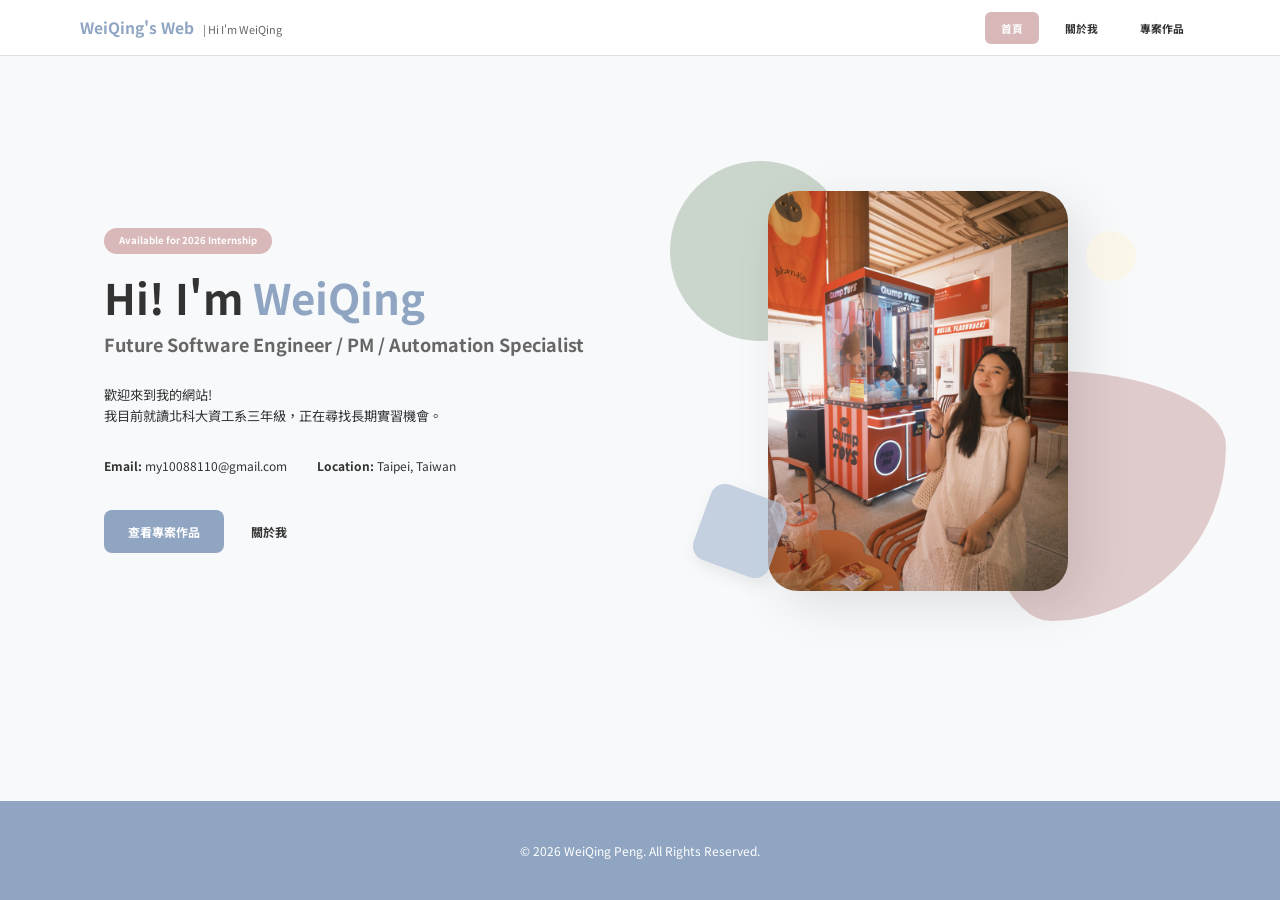
<file: index.html>
<!DOCTYPE html>
<html lang="zh-TW">
<head>
    <meta charset="UTF-8">
    <meta name="viewport" content="width=device-width, initial-scale=1.0">
    <title>WeiQing's Web - 個人首頁</title>
    
    <link href="https://fonts.googleapis.com/css2?family=Merriweather:wght@700&family=Noto+Sans+TC:wght@400;700&display=swap" rel="stylesheet">
    
    <link rel="stylesheet" href="css/style.css">
    
    <style id="giscus-theme-css"></style>
</head>
<body>

    <header>
        <div class="header-container">
            <div class="site-branding">
                <a href="index.html">WeiQing's Web <span class="tagline">| Hi I'm WeiQing</span></a>
            </div>
            
            <nav>
                <ul>
                    <li><a href="index.html" class="active">首頁</a></li>
                    <li><a href="about.html">關於我</a></li>
                    <li><a href="projects.html">專案作品</a></li>
                </ul>
            </nav>
        </div>
    </header>

   <main class="main-container">
    <section class="hero-poster">
        <div class="hero-info">
            <div class="hero-badge">Available for 2026 Internship</div>
            <h1 class="hero-name">Hi! I'm <span class="highlight">WeiQing</span></h1>
            <h2 class="hero-title">Future Software Engineer / PM / Automation Specialist</h2>
            
            <p class="hero-bio">
                歡迎來到我的網站!<br>
                我目前就讀北科大資工系三年級，正在尋找長期實習機會。
            </p>

            <div class="hero-contact">
                <div class="contact-item">
                    <strong>Email:</strong> my10088110@gmail.com
                </div>
                <div class="contact-item">
                    <strong>Location:</strong> Taipei, Taiwan
                </div>
            </div>

            <div class="hero-btns">
                <a href="projects.html" class="btn btn-primary">查看專案作品</a>
                <a href="about.html" class="btn btn-outline">關於我</a>
            </div>
        </div>

        <div class="hero-visual">
            <div class="blob blob-sub-left"></div> 
            <div class="blob blob-sub-right"></div>
            <img src="images/my-photo.jpg" alt="WeiQing" class="hero-img">
            <div class="blob blob-over-left"></div>
            <div class="blob blob-over-right"></div>
        </div>
    </section>
</main>

<footer>
    <div class="footer-container">
        <p>&copy; 2026 WeiQing Peng. All Rights Reserved.</p>
    </div>
</footer>

</body>
</html>
</file>
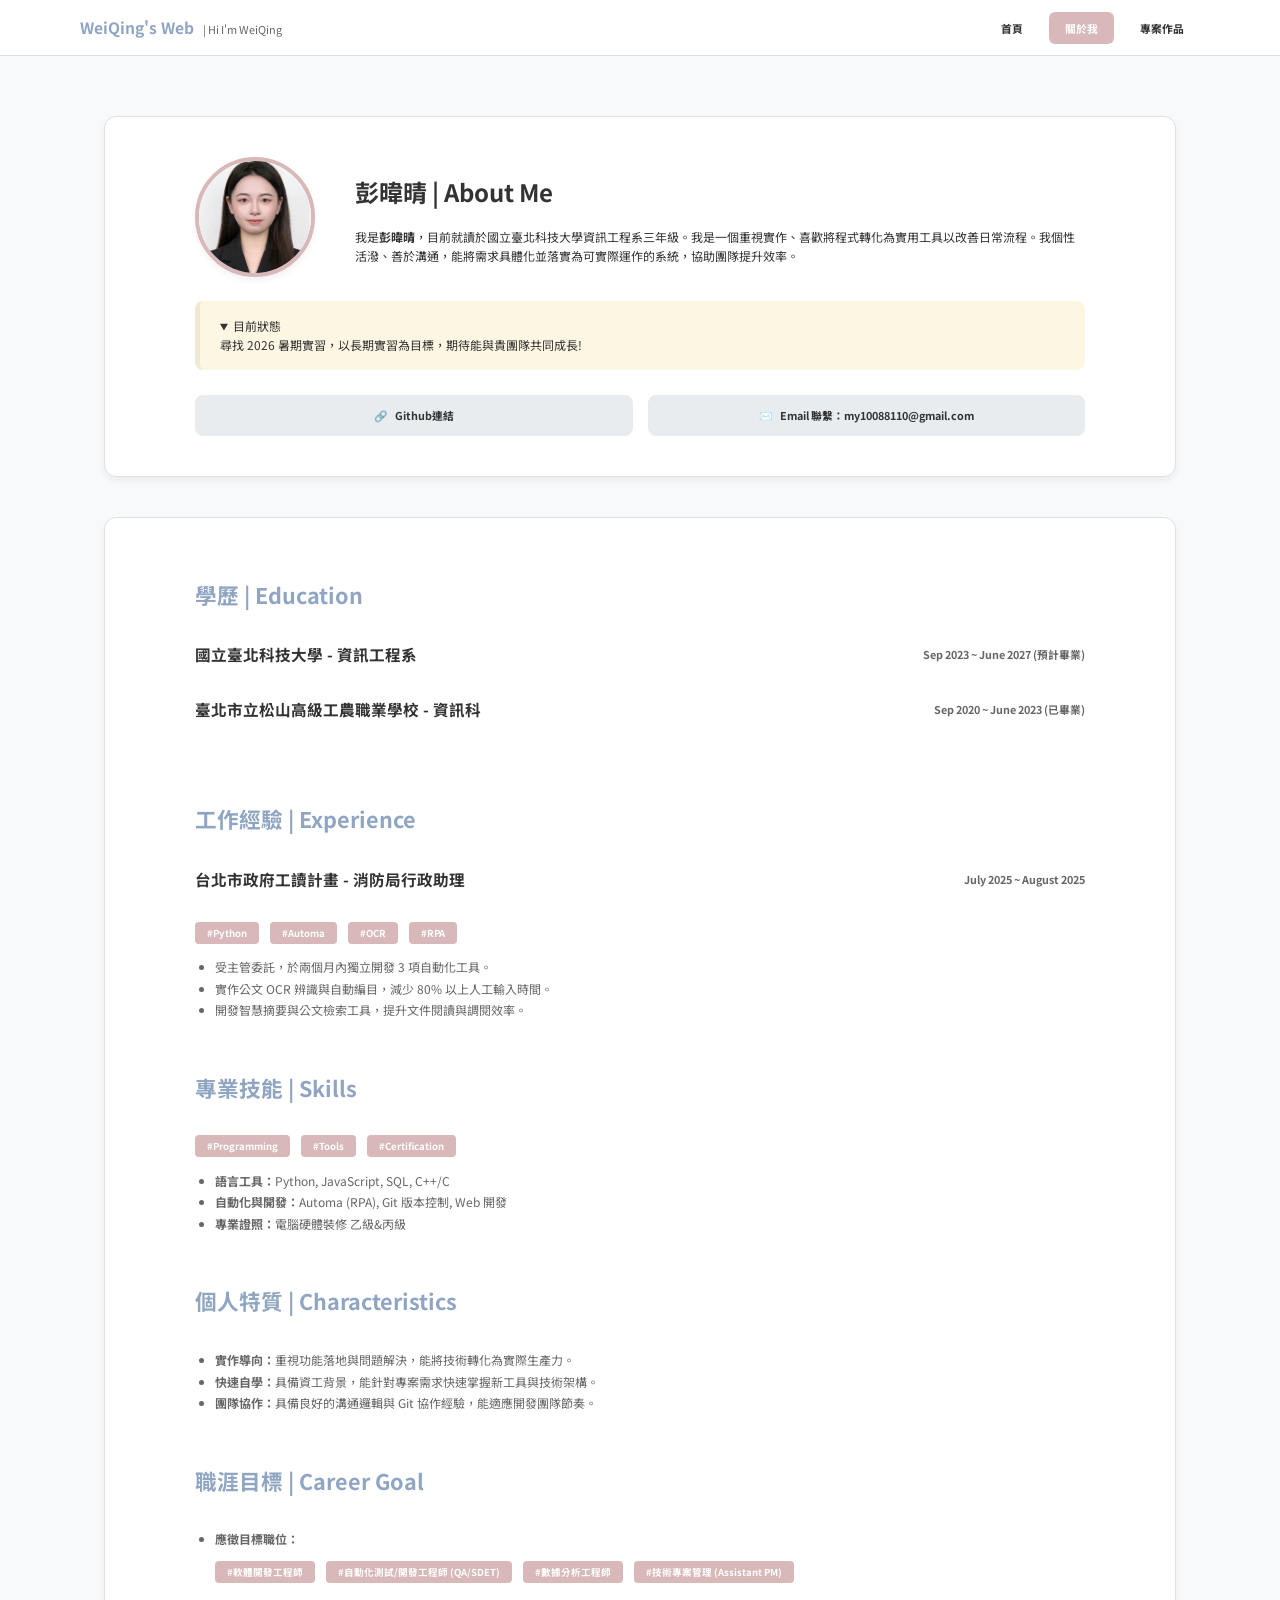
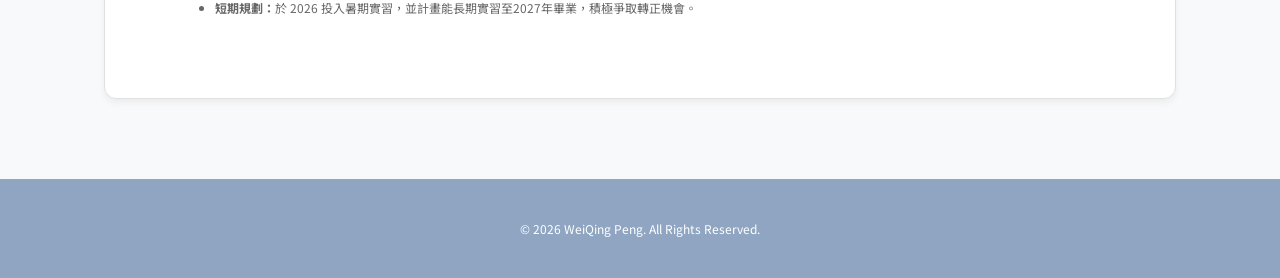
<file: about.html>
<!DOCTYPE html>
<html lang="zh-TW">
<head>
    <meta charset="UTF-8">
    <meta name="viewport" content="width=device-width, initial-scale=1.0">
    <title>About | WeiQing's Web</title>
    <link href="https://fonts.googleapis.com/css2?family=Noto+Sans+TC:wght@400;700&display=swap" rel="stylesheet">
    <link rel="stylesheet" href="css/style.css">
</head>
<body>

    <header>
        <div class="header-container">
            <div class="site-branding">
                <a href="index.html">WeiQing's Web <span class="tagline">| Hi I'm WeiQing</span></a>
            </div>
            <nav>
                <ul>
                    <li><a href="index.html">首頁</a></li>
                    <li><a href="about.html" class="active">關於我</a></li>
                    <li><a href="projects.html">專案作品</a></li>
                </ul>
            </nav>
        </div>
    </header>

    <main class="main-container about-page">
        <div class="breadcrumb"></div>
        <section class="about-hero card">
            <div class="profile-header">
                <div class="profile-image-side">
                    <img src="images/avatar.jpg" class="avatar-small-left">
                </div>
                <div class="profile-text-side">
                    <h2 class="name-title">彭暐晴 | About Me</h2>
                    <p class="intro-text">
                        我是<b>彭暐晴</b>，目前就讀於國立臺北科技大學資訊工程系三年級。我是一個重視實作、喜歡將程式轉化為實用工具以改善日常流程。我個性活潑、善於溝通，能將需求具體化並落實為可實際運作的系統，協助團隊提升效率。
                    </p>
                </div>
            </div>

            <div class="profile-bottom-content">
                <div class="tips-box">
                    <details open>
                        <summary>目前狀態</summary>
                        <p>尋找 2026 暑期實習，以長期實習為目標，期待能與貴團隊共同成長!</p>
                    </details>
                </div>

                <div class="social-links-grid">
                    <a href="https://github.com/Weiwei0604" class="social-btn">
                        <span class="icon">🔗</span> Github連結
                    </a>
                    <a href="mailto:my10088110@gmail.com" class="social-btn" style="cursor: pointer;">
                        <span class="icon">✉️</span> Email 聯繫：my10088110@gmail.com
                    </a>
                </div>
            </div>
        </section>

        <section class="resume-section card">
            <h3 class="section-title">學歷 | Education</h3>
            <div class="experience-list">
                <article class="experience-item">
                    <div class="exp-header">
                        <h4>國立臺北科技大學 - 資訊工程系</h4>
                        <span class="date">Sep 2023 ~ June 2027 (預計畢業)</span>
                    </div>
                    <div class="exp-header">
                        <h4>臺北市立松山高級工農職業學校 - 資訊科</h4>
                        <span class="date">Sep 2020 ~ June 2023 (已畢業)</span>
                    </div>
                    
                </article>
            </div>
            <h3 class="section-title">工作經驗 | Experience</h3>
            <div class="experience-list">
                <article class="experience-item">
                    <div class="exp-header">
                        <h4>台北市政府工讀計畫 - 消防局行政助理</h4>
                        <span class="date">July 2025 ~ August 2025</span>
                    </div>
                    <div class="exp-tags">
                        <span>#Python</span> <span>#Automa</span> <span>#OCR</span> <span>#RPA</span>
                    </div>
                    <ul class="exp-details">
                        <li>受主管委託，於兩個月內獨立開發 3 項自動化工具。</li>
                        <li>實作公文 OCR 辨識與自動編目，減少 80% 以上人工輸入時間。</li>
                        <li>開發智慧摘要與公文檢索工具，提升文件閱讀與調閱效率。</li>
                    </ul>
                </article>
            </div>
            <h3 class="section-title">專業技能 | Skills</h3>
            <div class="experience-list">
                <article class="experience-item">
                    <div class="exp-tags">
                        <span>#Programming</span> <span>#Tools</span> <span>#Certification</span>
                    </div>
                    <ul class="exp-details">
                        <li><strong>語言工具：</strong>Python, JavaScript, SQL, C++/C</li>
                        <li><strong>自動化與開發：</strong>Automa (RPA), Git 版本控制, Web 開發</li>
                        <li><strong>專業證照：</strong>電腦硬體裝修 乙級&丙級</li>
                    </ul>
                </article>
            </div>
            <h3 class="section-title">個人特質 | Characteristics</h3>
            <div class="experience-list">
                <article class="experience-item">
                    <ul class="exp-details">
                        <li><strong>實作導向：</strong>重視功能落地與問題解決，能將技術轉化為實際生產力。</li>
                        <li><strong>快速自學：</strong>具備資工背景，能針對專案需求快速掌握新工具與技術架構。</li>
                        <li><strong>團隊協作：</strong>具備良好的溝通邏輯與 Git 協作經驗，能適應開發團隊節奏。</li>
                    </ul>
                </article>
            </div>
            <h3 class="section-title">職涯目標 | Career Goal</h3>
            <div class="experience-list">
                <article class="experience-item">
                    <ul class="exp-details">
                        <li><strong>應徵目標職位：</strong>
                            <div class="exp-tags" style="margin-top: 10px;">
                                <span>#軟體開發工程師</span> 
                                <span>#自動化測試/開發工程師 (QA/SDET)</span> 
                                <span>#數據分析工程師</span> 
                                <span>#技術專案管理 (Assistant PM)</span>
                            </div>
                        </li>
                        <li><strong>短期規劃：</strong>於 2026 投入暑期實習，並計畫能長期實習至2027年畢業，積極爭取轉正機會。</li>
                    </ul>
                </article>
            </div>
        </section>
        
    </main>

    <footer>
        <p>&copy; 2026 WeiQing Peng. All Rights Reserved.</p>
    </footer>

</body>
</html>
</file>
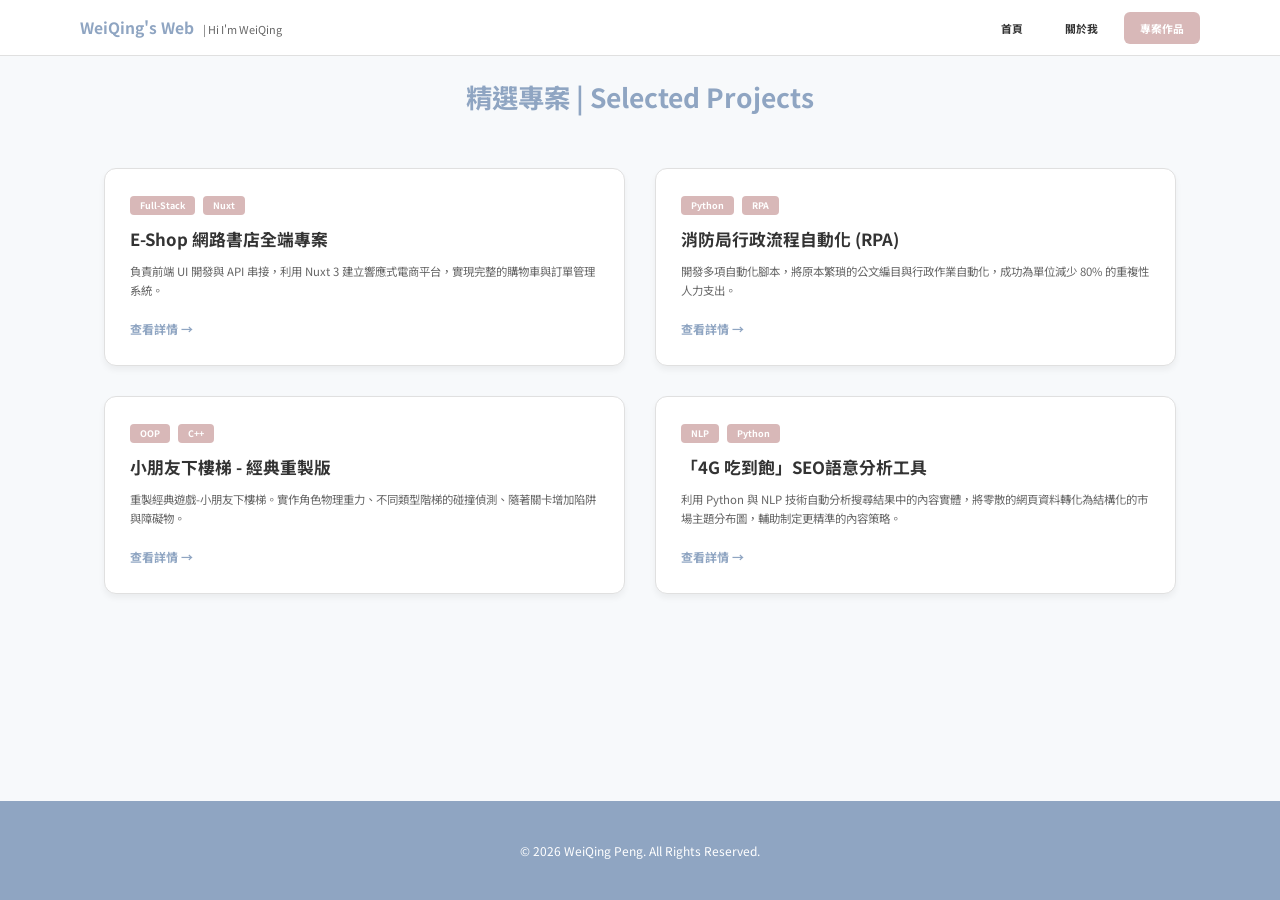
<file: projects.html>
<!DOCTYPE html>
<html lang="zh-TW">
<head>
    <meta charset="UTF-8">
    <meta name="viewport" content="width=device-width, initial-scale=1.0">
    <title>Projects | WeiQing's Web</title>
    <link href="https://fonts.googleapis.com/css2?family=Noto+Sans+TC:wght@400;700&display=swap" rel="stylesheet">
    <link rel="stylesheet" href="css/style.css">
</head>
<body>

    <header>
        <div class="header-container">
            <div class="site-branding">
                <a href="index.html">WeiQing's Web <span class="tagline">| Hi I'm WeiQing</span></a>
            </div>
            <nav>
                <ul>
                    <li><a href="index.html">首頁</a></li>
                    <li><a href="about.html">關於我</a></li>
                    <li><a href="projects.html" class="active">專案作品</a></li>
                </ul>
            </nav>
        </div>
    </header>

    <main class="main-container projects-page">
        <h2 class="page-title">精選專案 | Selected Projects</h2>
        
        <div class="projects-grid">
            
            <article class="project-card card">
                <div class="project-content">
                    <div class="project-tags"><span>Full-Stack</span> <span>Nuxt</span></div>
                    <h3>E-Shop 網路書店全端專案</h3>
                    <p>負責前端 UI 開發與 API 串接，利用 Nuxt 3 建立響應式電商平台，實現完整的購物車與訂單管理系統。</p>
                    <a href="projects/e-shop.html" class="btn-text">查看詳情 &rarr;</a>
                </div>
            </article>

            <article class="project-card card">
                <div class="project-content">
                    <div class="project-tags"><span>Python</span> <span>RPA</span></div>
                    <h3>消防局行政流程自動化 (RPA)</h3>
                    <p>開發多項自動化腳本，將原本繁瑣的公文編目與行政作業自動化，成功為單位減少 80% 的重複性人力支出。</p>
                    <a href="projects/rpa.html" class="btn-text">查看詳情 &rarr;</a>
                </div>
            </article>

            <article class="project-card card">
                <div class="project-content">
                    <div class="project-tags"><span>OOP</span> <span>C++</span></div>
                    <h3>小朋友下樓梯 - 經典重製版</h3>
                    <p>重製經典遊戲-小朋友下樓梯。實作角色物理重力、不同類型階梯的碰撞偵測、隨著關卡增加陷阱與障礙物。</p>
                    <a href="projects/ns-shaft.html" class="btn-text">查看詳情 &rarr;</a>
                </div>
            </article>

            <article class="project-card card">
                <div class="project-content">
                    <div class="project-tags"><span>NLP</span> <span>Python</span></div>
                    <h3>「4G 吃到飽」SEO語意分析工具</h3>
                    <p>利用 Python 與 NLP 技術自動分析搜尋結果中的內容實體，將零散的網頁資料轉化為結構化的市場主題分布圖，輔助制定更精準的內容策略。</p>
                    <a href="projects/seo-analysis.html" class="btn-text">查看詳情 &rarr;</a>
                </div>
            </article>
        </div>
    </main>

    <footer>
        <p>&copy; 2026 WeiQing Peng. All Rights Reserved.</p>
    </footer>

</body>
</html>
</file>
<file: css/style.css>
/*==================================================
  1. Base Styles & Morandi Variables
==================================================*/
:root {
    /* 主色調：莫蘭迪霧霾藍 */
    --primary-color: #8fa5c2;
    --primary-muted: #afc0d6;
    
    /* 輔助色調 */
    --accent-pink: #d8b8b8; 
    --accent-green: #b8c7b8; 
    --tips-bg: #fdf6e3;     
    --btn-bg: #e9ecef;       
    
    /* 文字與背景 */
    --text-color: #333;
    --text-muted: #666;
    --bg-color: #f7f9fb; 
    --card-bg: #fff;
    --border-color: #e0e0e0;
    --shadow: 0 4px 6px rgba(0,0,0,0.05);
    
    /* 字體 */
    --font-serif: 'Merriweather', serif;
    --font-sans: 'Noto Sans TC', sans-serif;
    font-size: 12px
}

* {
    margin: 0;
    padding: 0;
    box-sizing: border-box;
}

body {
    font-family: var(--font-sans);
    color: var(--text-color);
    background-color: var(--bg-color);
    line-height: 1.6;
    scroll-behavior: smooth; 
    margin: 0;
    display: flex;
    flex-direction: column;
    min-height: 100vh; 
}
h1, h2, h3, h4 {
    font-family: var(--font-sans);
    font-weight: 700;
}

a {
    text-decoration: none;
    color: inherit;
    transition: all 0.3s ease;
}

ul {
    list-style: none;
}

.card {
    background-color: var(--card-bg);
    border-radius: 12px;
    box-shadow: var(--shadow);
    border: 1px solid var(--border-color);
    overflow: hidden;
}

/*==================================================
  2. Layout & Header
==================================================*/
header {
    background-color: #fff;
    border-bottom: 1px solid var(--border-color);
    position: sticky;
    top: 0;
    z-index: 1000;
}

.header-container {
    max-width: 1200px;
    margin: 0 auto;
    padding: 15px 40px;
    display: flex;
    justify-content: space-between;
    align-items: center;
}

.site-branding {
    font-size: 1.3em;
    font-weight: bold;
    color: var(--primary-color);
}

.site-branding .tagline {
    font-size: 0.7em;
    font-weight: normal;
    color: var(--text-muted);
    margin-left: 5px;
}

nav ul {
    display: flex;
    gap: 10px;
}

nav a {
    color: var(--text-color);
    font-weight: bold;
    font-size: 0.9em;
    padding: 8px 16px;
    border-radius: 6px;
}

nav a:hover,
nav a.active {
    background-color: var(--accent-pink);
    color: #fff;
}

/*==================================================
  3. Main Area - Index Page Hero
==================================================*/
/* 封面海報專屬樣式 */
.hero-poster {
    display: flex;
    align-items: center;
    justify-content: space-between;
    min-height: 70vh; /* 確保高度足夠，撐開 Footer */
    gap: 40px;
    padding: 40px 0;
}

.hero-info {
    flex: 1;
}

.hero-badge {
    display: inline-block;
    padding: 5px 15px;
    background: var(--accent-pink);
    color: white;
    border-radius: 50px;
    font-size: 0.8rem;
    font-weight: bold;
    margin-bottom: 20px;
}

.hero-name {
    font-size: 3.5rem;
    line-height: 1.1;
    margin-bottom: 10px;
}

.hero-name .highlight {
    color: var(--primary-color);
}

.hero-title {
    font-size: 1.5rem;
    color: var(--text-muted);
    margin-bottom: 25px;
}

.hero-bio {
    font-size: 1.1rem;
    margin-bottom: 30px;
    max-width: 500px;
}

.hero-contact {
    margin-bottom: 35px;
    display: flex;
    gap: 30px;
}

.hero-visual {
    flex: 1;
    position: relative;
    display: flex;
    justify-content: center;
    align-items: center;
}

/* 幾何莫蘭迪背景 */
.blob-bg {
    position: absolute;
    width: 450px;
    height: 450px;
    background: var(--primary-muted);
    border-radius: 45% 55% 70% 30% / 30% 40% 60% 70%; /* 不規則圓形 */
    z-index: 1;
    opacity: 0.6;
}

.hero-img {
    position: relative;
    z-index: 2;
    width: 380px;
    height: 480px;
    object-fit: cover;
    border-radius: 30px;
    box-shadow: 20px 20px 60px rgba(0,0,0,0.1);
}
/* 基礎設定 */
.hero-visual {
    position: relative;
    display: flex;
    justify-content: center;
    align-items: center;
}

.hero-img {
    position: relative;
    z-index: 2; 
    width: 300px;
    height: 400px;
    object-fit: cover;
    border-radius: 30px;
    box-shadow: 15px 15px 50px rgba(0,0,0,0.1);
}

.blob {
    position: absolute;
    opacity: 0.7;
}

/* --- 在照片下方的圖形 (z-index: 1) --- */

.blob-sub-left {
    width: 180px;
    height: 180px;
    background: #b8c7b8; /* 莫蘭迪綠 */
    border-radius: 50%;
    top: -30px;
    left: 10px;
    z-index: 1;
}

.blob-sub-right {
    width: 250px;
    height: 250px;
    background: #d8b8b8; /* 莫蘭迪粉 */
    /* 不規則形狀 */
    border-radius: 30% 70% 70% 30% / 30% 30% 70% 70%;
    bottom: -30px;
    right: -50px;
    z-index: 1;
}

/* --- 在照片上方的圖形 (z-index: 3) --- */

.blob-over-left {
    width: 80px;
    height: 80px;
    background: #afc0d6; /* 莫蘭迪藍 */
    border-radius: 15px;
    transform: rotate(20deg);
    bottom: 20px;
    left: 40px;
    z-index: 3; /* 覆蓋在照片邊緣 */
    box-shadow: 5px 5px 15px rgba(0,0,0,0.1);
}

.blob-over-right {
    width: 50px;
    height: 50px;
    background: #fdf6e3; /* 淺米色 */
    border-radius: 50%;
    top: 40px;
    right: 40px;
    z-index: 3; /* 覆蓋在照片右上角 */
}

/* 手機版適配 */
@media (max-width: 768px) {
    .hero-poster {
        flex-direction: column-reverse; /* 手機上圖片在上，文字在下 */
        text-align: center;
    }
    .hero-name { font-size: 2.5rem; }
    .hero-contact { flex-direction: column; gap: 10px; }
    .blob-bg { width: 300px; height: 300px; }
    .hero-img { width: 280px; height: 350px; }
}
.main-container {
    max-width: 1200px;
    width: 90%;
    margin: 0 auto;
    padding: 20px 40px 40px 40px;
    flex: 1;  
}

.hero-section {
    display: grid;
    grid-template-columns: 1.5fr 1fr;
    gap: 60px;
    align-items: center;
}

.hero-text-card {
    padding: 60px;
}

.hero-text-card h2 {
    font-size: 2.2em;
    color: var(--primary-color);
    margin-bottom: 20px;
}

.hero-text-card p {
    color: var(--text-muted);
    margin-bottom: 30px;
    font-size: 1.1em;
}

.hero-visual-area {
    position: relative;
}

.home-hero-image {
    width: 100%;
    height: 500px;
    object-fit: cover;
    border-radius: 12px;
    box-shadow: var(--shadow);
}

.decoration-box {
    position: absolute;
    border-radius: 12px;
    opacity: 0.8;
}

.decoration-pink {
    width: 100px;
    height: 100px;
    background-color: var(--accent-pink);
    top: -30px;
    left: -30px;
    z-index: -1;
}

.decoration-green {
    width: 150px;
    height: 150px;
    background-color: var(--accent-green);
    bottom: -30px;
    right: -30px;
    z-index: -1;
}

.btn {
    display: inline-block;
    padding: 12px 24px;
    border-radius: 8px;
    font-weight: bold;
}

.btn-primary {
    background-color: var(--primary-color);
    color: #fff;
}

.btn-primary:hover {
    background-color: var(--primary-muted);
}

/*==================================================
  4. About Page - Profile Layout
==================================================*/
.about-hero{
    padding: 0 50px;
    margin: 40px 0;
}
.profile-header {
    display: flex;
    align-items: center;
    gap: 40px;
    padding: 40px 40px 20px 40px;
}

.profile-image-side {
    flex-shrink: 0;
}

.avatar-small-left {
    width: 120px;
    height: 120px;
    border-radius: 50%;
    object-fit: cover;
    border: 4px solid var(--accent-pink); 
    box-shadow: var(--shadow);
}

.profile-text-side {
    flex-grow: 1;
}

.name-title {
    margin-bottom: 15px;
    font-size: 2em;
    color: var(--text-color);
}

.profile-bottom-content {
    padding: 0 40px 40px 40px;
}

.tips-box {
    background-color: var(--tips-bg);
    border-radius: 8px;
    padding: 15px 20px;
    margin-bottom: 25px;
    border-left: 5px solid #eee8d5;
    width: 100%;
}

.social-links-grid {
    display: flex;
    gap: 15px;
}

.social-btn {
    flex: 1;
    justify-content: center;
    background-color: var(--btn-bg);
    padding: 12px 20px;
    border-radius: 8px;
    font-size: 0.9em;
    font-weight: bold;
    display: flex;
    align-items: center;
    gap: 8px;
    transition: 0.3s;
}

/*==================================================
  5. Resume Section
==================================================*/
.resume-section {
    padding: 30px 90px 60px 90px ; 
    margin: 40px 0;  
}

.section-title {
    font-size: 1.8em;
    margin:30px 0;
    color: var(--primary-color);
 
}

.experience-item {
    padding-bottom: 20px;
    
}

.exp-header {
    display: flex;
    justify-content: space-between;
    align-items: center;
    margin: 30px 0 30px 0;
}

.exp-header h4 {
    font-size: 1.3em;
    color: var(--text-color);
}

.exp-header .date {
    font-size: 0.9em;
    color: var(--text-muted);
    font-weight: bold;
}

.exp-tags {
    margin-bottom: 15px;
}

.exp-tags span {
    background: var(--accent-pink);
    color: white;
    padding: 4px 12px;
    border-radius: 4px;
    font-size: 0.8em;
    margin-right: 8px;
    font-weight: bold;
}

.exp-details {
    list-style: disc;
    margin-left: 20px;
    color: var(--text-muted);
    line-height: 1.8;
}

/*==================================================
  6. Footer
==================================================*/
footer {
    width: 100%;
    background-color: var(--primary-color);
    color: #fff;
    padding: 40px;
    text-align: center;
}

/*==================================================
  7. Mobile Responsive
==================================================*/

/*==================================================
  8. Projects Page Style
==================================================*/
.projects-page .page-title {
    text-align: center;
    margin-bottom: 50px;
    font-size: 2.2em;
    color: var(--primary-color);
}

.projects-grid {
    display: grid;
    grid-template-columns: repeat(2, 1fr);
    gap: 30px;
    margin-bottom: 50px;
}

.project-card {
    display: flex;
    flex-direction: column;
    transition: transform 0.3s ease, box-shadow 0.3s ease;
}

.project-card:hover {
    transform: translateY(-10px);
    box-shadow: 0 10px 20px rgba(0,0,0,0.1);
}

.project-image img {
    width: 100%;
    height: 250px;
    object-fit: cover;
    border-bottom: 1px solid var(--border-color);
}

.project-content {
    padding: 25px;
}

.project-content h3 {
    font-size: 1.4em;
    margin: 10px 0;
    color: var(--text-color);
}

.project-tags {
    margin-bottom: 12px;
}

.project-tags span {
    background: var(--accent-pink);
    color: white;
    padding: 3px 10px;
    border-radius: 4px;
    font-size: 0.75em;
    margin-right: 5px;
    font-weight: bold;
}

.project-content p {
    color: var(--text-muted);
    font-size: 0.95em;
    line-height: 1.6;
    margin-bottom: 20px;
}

.btn-text {
    font-weight: bold;
    color: var(--primary-color);
    display: inline-block;
    border-bottom: 2px solid transparent;
}

.btn-text:hover {
    border-bottom-color: var(--primary-color);
}



/*==================================================
   9. Project Detail Page (閱森書店 - 統一優化版)
==================================================*/

/* 麵包屑導覽 */
.breadcrumb {
    margin: 20px 0;
    padding: 0 20px;
}

.breadcrumb a {
    color: #888;
    text-decoration: none;
    font-size: 0.9em;
    transition: color 0.3s;
}

.breadcrumb a:hover {
    color: var(--accent-pink);
}


.detail-header-simple {
    text-align: center;
    padding: 80px 20px 50px 20px; 
}

.detail-header-simple h1 {
    font-size: 2.8em;
    margin-bottom: 15px;
    color: var(--primary-color);
}

/* --- 全域標題與粉色線統一設定 --- */
.showcase-text h3, 
.section-title-wrap h3 {
    font-size: 1.8em;
    margin: 50px; 
    position: relative;
    display: inline-block; 
    text-align: center;
}

/* 統一粉色長條線  */
.showcase-text h3::after, 
.section-title-wrap h3::after {
    content: "";
    display: block;
    width: 250px;          
    height: 4px;
    background: var(--accent-pink);
    position: absolute;
    left: 50%;
    transform: translateX(-50%);
    bottom: -15px;
    border-radius: 10px;
}

/* 專案展示通用區塊 (簡介與開發角色) */
.project-showcase {
    display: flex;
    flex-direction: column;
    align-items: center;
    text-align: center;
    gap: 60px;
    padding: 30px 40px;
    background-color: #fcfaf2;
}

.showcase-text {
    width: 100%;
    max-width: 850px;
    margin: 0 auto;
}

.showcase-text ul {
    list-style: none;
    padding: 0;
    text-align: center;
}

.showcase-text ul li {
    margin-bottom: 18px;
    line-height: 2; 
    font-size: 1.1em;
}


.tech-badge-container {
    display: flex;
    justify-content: center;
    gap: 12px;
    flex-wrap: wrap;
    margin: 60px 0 40px 0;
}

.tech-badge-container img {
    height: 28px;
    border-radius: 4px;
    border: 2px solid transparent;
    transition: all 0.2s ease;
}

.tech-badge-container img:hover {
    border-color: var(--accent-pink);
    transform: scale(1.08);
}

/* 系統架構區塊 */
.architecture-section {
    padding: 30px 40px;
    text-align: center;
    background-color: #fff;
}
.architecture-section + .architecture-section {
    padding-top: 0 !important;   
}
.arch-desc {
    font-size: 1.1em;
    line-height: 2;
    color: #444;
    max-width: 800px;
    margin: 0 auto 50px;
}

.arch-image-container {
    width: 100%;
    max-width: 850px;
    margin: 0 auto;
    padding: 20px;
    background: #ffffff;
    border-radius: 15px;
    box-shadow: 0 10px 30px rgba(0,0,0,0.05);
    overflow: hidden;
}

.arch-image-container img {
    width: 100%;
    height: auto;
    max-height: 550px;
    object-fit: contain;
    border-radius: 8px;
}

/* 系統展示區 (Tabs + Carousel) */
.tabs-carousel-section {
    text-align: center;
    padding: 40px 40px;
    background-color: #fff;
    border-top: 1px solid #eee;
}
.carousel-container img {
    width: 100%;
    height: 100%;
    object-fit: contain !important; 
    background-color: #ffffff; 
}
.section-title-wrap p {
    color: #666;
    font-size: 1.1em;
    margin-top: -10px;
    margin-bottom: 40px;
}

/* 分頁按鈕 */
.tabs-container {
    display: flex;
    justify-content: center;
    gap: 20px;
    margin-bottom: 50px;
}

.tab-btn {
    padding: 12px 25px;
    border: 2px solid var(--accent-pink);
    background: white;
    color: var(--accent-pink);
    border-radius: 50px;
    font-weight: bold;
    cursor: pointer;
    transition: 0.3s;
}

.tab-btn.active, .tab-btn:hover {
    background: var(--accent-pink);
    color: white;
}

/* 輪播核心樣式 */
.carousel-wrapper {
    position: relative;
    max-width: 900px;
    margin: 0 auto;
}

.carousel-container {
    position: relative;
    overflow: hidden;
    border-radius: 15px;
    box-shadow: 0 15px 40px rgba(0,0,0,0.12);
    height: 450px; 
}

.carousel-slide {
    position: absolute;
    width: 100%;
    height: 100%;
    display: none;
}

.carousel-slide.active { display: block; }

.carousel-slide img {
    width: 100%;
    height: 100%;
    object-fit: cover;
}

/* 圖片說明文字 (漸層遮罩) */
.slide-caption {
    position: absolute;
    bottom: 0;
    left: 0;
    width: 100%;
    background: linear-gradient(to top, rgba(32, 54, 73, 0.875) 0%, rgba(39, 63, 85, 0.338) 70%, transparent 100%);
    color: #ffffff;
    padding: 30px 35px;
    box-sizing: border-box;
    text-align: left;
}

.slide-caption h4 {
    margin: 0 0 8px 0;
    font-size: 1.3em;
    color: var(--accent-pink);
    text-shadow: 1px 1px 3px rgba(0,0,0,0.8);
}

.slide-caption p {
    margin: 0;
    font-size: 1em;
    line-height: 1.6;
    text-shadow: 1px 1px 2px rgba(0,0,0,0.8);
}

/* 輪播導覽按鈕 */
.carousel-btn {
    position: absolute;
    top: 50%;
    transform: translateY(-50%);
    background: rgba(0, 0, 0, 0.6);
    border: none;
    width: 50px;
    height: 50px;
    border-radius: 50%; 
    cursor:pointer;
    z-index: 10;
    font-size: 1.3em;
    box-shadow: 0 4px 10px rgba(0, 0, 0, 0.3);
}
.carousel-btn:hover {
    background: rgba(0, 0, 0, 0.8);
    transform: translateY(-50%) scale(1.1);
}

.prev { left: -60px; }
.next { right: -60px; }

.tab-content { display: none; }
.tab-content.active { display: block; animation: fadeIn 0.5s ease forwards; }

@keyframes fadeIn {
    from { opacity: 0; transform: translateY(10px); }
    to { opacity: 1; transform: translateY(0); }
}

/*==================================================
  automa 長圖專用滾動容器 
==================================================*/


.workflow-scroll-container {
    max-width: 900px;
    margin: 0 auto;
    height: 600px;         
    overflow-y: scroll;   
    border: 1px solid #eee;
    border-radius: 15px;
    background: #f9f9f9;
    padding: 20px;
    box-shadow: inset 0 2px 10px rgba(0,0,0,0.05); 
}

.workflow-image {
    width: 100%;           
    height: auto;          
    display: block;
}
.workflow-scroll-container::-webkit-scrollbar {
    width: 8px;
}
.workflow-scroll-container::-webkit-scrollbar-thumb {
    background-color: var(--accent-pink);
    border-radius: 10px;
}
/*==================================================
    Mobile Responsive (手機版優化)
==================================================*/
@media (max-width: 768px) {
    body {
        zoom: 1;
    }
    .header-container {
        padding: 15px 20px;
        flex-direction: column;
        gap: 15px;
    }
    nav ul {
        gap: 5px;
    }
    nav a {
        padding: 6px 10px;
        font-size: 0.85em;
    }

    .hero-section {
        grid-template-columns: 1fr;
        gap: 30px;
    }
    .hero-text-card {
        padding: 30px;
        text-align: center;
    }
    .home-hero-image {
        height: 300px;
    }

    .projects-grid {
        grid-template-columns: 1fr;
        padding: 0 10px;
    }

    .project-showcase {
        padding: 40px 20px;
    }
    .showcase-text h3 {
        font-size: 1.5em;
        width: 80%; 
    }
    .showcase-text h3::after {
        width: 150px;
    }

    .carousel-wrapper {
        padding: 0 10px;
    }
    .carousel-container {
        height: 300px; 
    }
    .prev { left: 5px; } 
    .next { right: 5px; }
    .carousel-btn {
        width: 40px;
        height: 40px;
        background: rgba(0, 0, 0, 0.4); 
    }

    .detail-card .test-account-box {
        width: 95% !important;
        padding: 15px !important;
    }

    .carousel-container img {
        object-fit: contain !important;
    }
}
</file>
